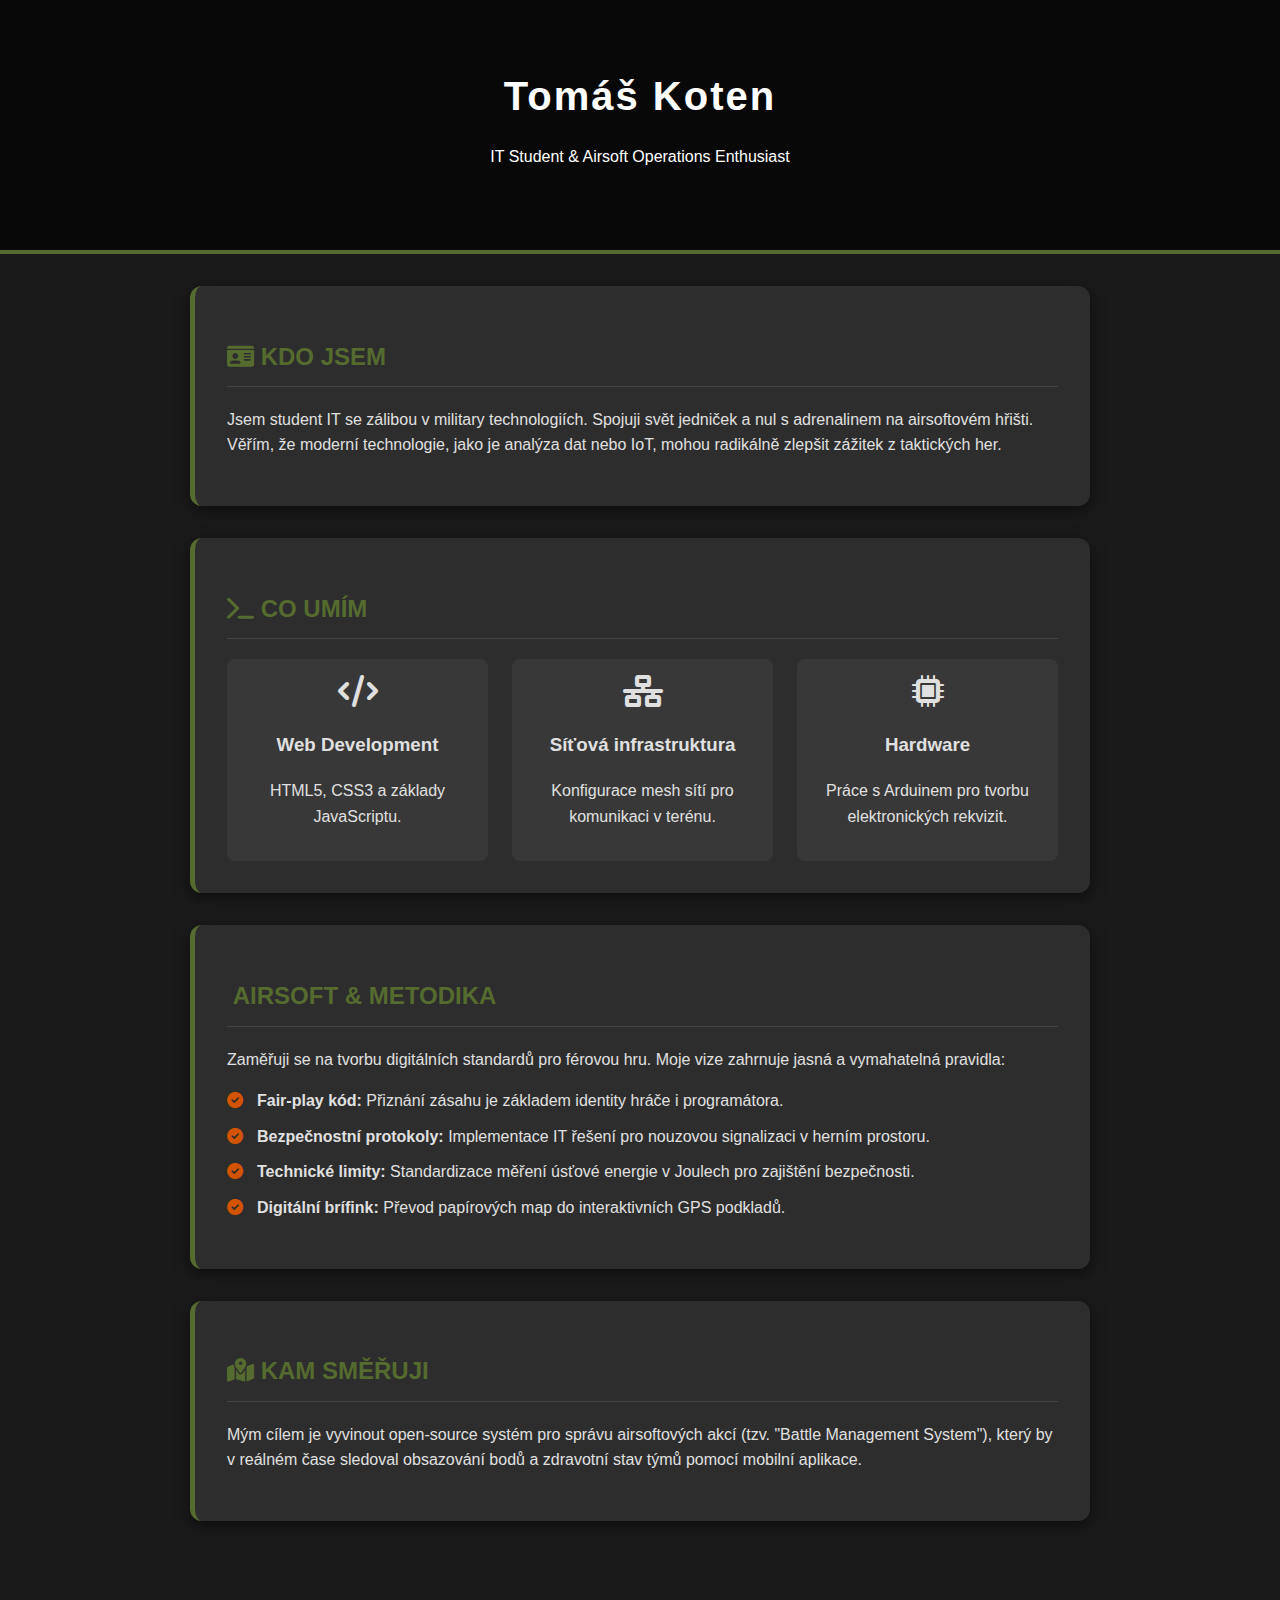
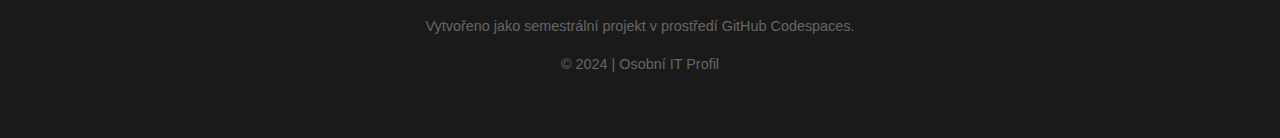
<file: index.html>
<!DOCTYPE html>
<html lang="cs">
<head>
    <meta charset="UTF-8">
    <meta name="viewport" content="width=device-width, initial-scale=1.0">
    <title>Osobní IT Profil | Airsoft & Tech</title>
    <link rel="stylesheet" href="https://cdnjs.cloudflare.com/ajax/libs/font-awesome/6.0.0/css/all.min.css">
    <style>
        /* Moderní "military-tech" design */
        :root {
            --primary-color: #556b2f; /* Dark Olive Green */
            --accent-color: #d35400;  /* Oranžová pro zvýraznění */
            --bg-color: #1a1a1a;      /* Tmavé pozadí */
            --card-bg: #2d2d2d;       /* Barva sekcí */
            --text-color: #e0e0e0;
        }

        body {
            font-family: 'Segoe UI', Roboto, Helvetica, Arial, sans-serif;
            line-height: 1.6;
            margin: 0;
            color: var(--text-color);
            background-color: var(--bg-color);
        }

        header {
            background: linear-gradient(rgba(0,0,0,0.7), rgba(0,0,0,0.7)), url('https://images.unsplash.com/photo-1590502160462-099660383023?q=80&w=1000&auto=format&fit=crop');
            background-size: cover;
            background-position: center;
            color: white;
            padding: 4rem 1rem;
            text-align: center;
            border-bottom: 4px solid var(--primary-color);
        }

        .container {
            max-width: 900px;
            margin: 2rem auto;
            padding: 0 1rem;
        }

        section {
            background: var(--card-bg);
            margin-bottom: 2rem;
            padding: 2rem;
            border-radius: 12px;
            box-shadow: 0 4px 15px rgba(0,0,0,0.5);
            border-left: 5px solid var(--primary-color);
        }

        h1 { margin: 0; font-size: 2.5rem; letter-spacing: 2px; }
        h2 { color: var(--primary-color); text-transform: uppercase; border-bottom: 1px solid #444; padding-bottom: 10px; }
        
        .grid {
            display: grid;
            grid-template-columns: repeat(auto-fit, minmax(200px, 1fr));
            gap: 1.5rem;
            margin-top: 1rem;
        }

        .card {
            background: #383838;
            padding: 1rem;
            border-radius: 8px;
            text-align: center;
            transition: transform 0.3s;
        }

        .card:hover { transform: translateY(-5px); border: 1px solid var(--accent-color); }

        .rules-list {
            list-style: none;
            padding: 0;
        }

        .rules-list li {
            margin-bottom: 10px;
            padding-left: 30px;
            position: relative;
        }

        .rules-list li::before {
            content: "\f058"; /* FontAwesome check icon */
            font-family: "Font Awesome 5 Free";
            font-weight: 900;
            position: absolute;
            left: 0;
            color: var(--accent-color);
        }

        footer {
            text-align: center;
            padding: 3rem;
            color: #666;
            font-size: 0.9rem;
        }

        .btn {
            display: inline-block;
            background: var(--primary-color);
            color: white;
            padding: 10px 20px;
            text-decoration: none;
            border-radius: 5px;
            margin-top: 10px;
        }
    </style>
</head>
<body>

<header>
    <h1>Tomáš Koten</h1>
    <p>IT Student & Airsoft Operations Enthusiast</p>
</header>

<div class="container">
    
    <section id="about">
        <h2><i class="fas fa-id-card"></i> Kdo jsem</h2>
        <p>Jsem student IT se zálibou v military technologiích. Spojuji svět jedniček a nul s adrenalinem na airsoftovém hřišti. Věřím, že moderní technologie, jako je analýza dat nebo IoT, mohou radikálně zlepšit zážitek z taktických her.</p>
    </section>

    <section id="skills">
        <h2><i class="fas fa-terminal"></i> Co umím</h2>
        <div class="grid">
            <div class="card">
                <i class="fas fa-code fa-2x"></i>
                <h3>Web Development</h3>
                <p>HTML5, CSS3 a základy JavaScriptu.</p>
            </div>
            <div class="card">
                <i class="fas fa-network-wired fa-2x"></i>
                <h3>Síťová infrastruktura</h3>
                <p>Konfigurace mesh sítí pro komunikaci v terénu.</p>
            </div>
            <div class="card">
                <i class="fas fa-microchip fa-2x"></i>
                <h3>Hardware</h3>
                <p>Práce s Arduinem pro tvorbu elektronických rekvizit.</p>
            </div>
        </div>
    </section>

    <section id="airsoft">
        <h2><i class="fas fa-shield-halved"></i> Airsoft & Metodika</h2>
        <p>Zaměřuji se na tvorbu digitálních standardů pro férovou hru. Moje vize zahrnuje jasná a vymahatelná pravidla:</p>
        <ul class="rules-list">
            <li><strong>Fair-play kód:</strong> Přiznání zásahu je základem identity hráče i programátora.</li>
            <li><strong>Bezpečnostní protokoly:</strong> Implementace IT řešení pro nouzovou signalizaci v herním prostoru.</li>
            <li><strong>Technické limity:</strong> Standardizace měření úsťové energie v Joulech pro zajištění bezpečnosti.</li>
            <li><strong>Digitální brífink:</strong> Převod papírových map do interaktivních GPS podkladů.</li>
        </ul>
    </section>

    <section id="goals">
        <h2><i class="fas fa-map-location-dot"></i> Kam směřuji</h2>
        <p>Mým cílem je vyvinout open-source systém pro správu airsoftových akcí (tzv. "Battle Management System"), který by v reálném čase sledoval obsazování bodů a zdravotní stav týmů pomocí mobilní aplikace.</p>
    </section>

</div>

<footer>
    <p>Vytvořeno jako semestrální projekt v prostředí GitHub Codespaces.</p>
    <p>&copy; 2024 | Osobní IT Profil</p>
</footer>

</body>

</html>
</file>
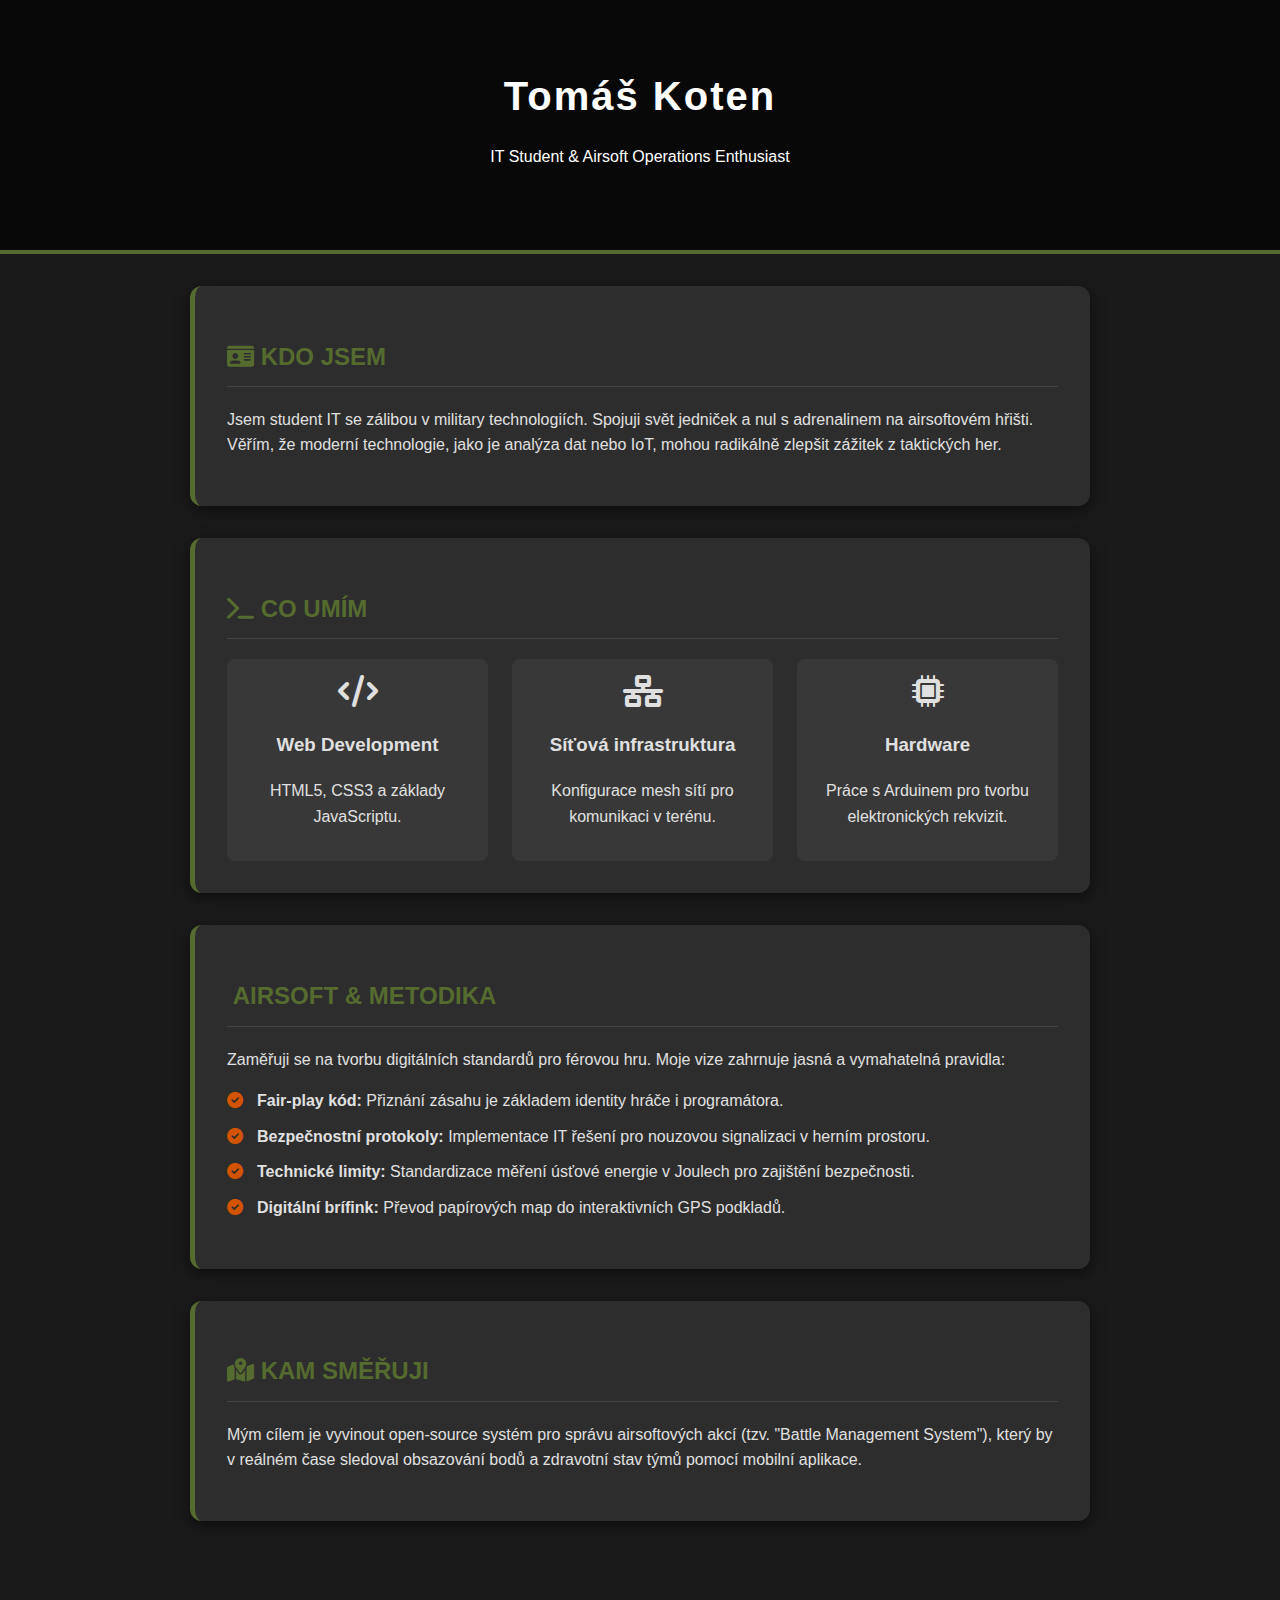
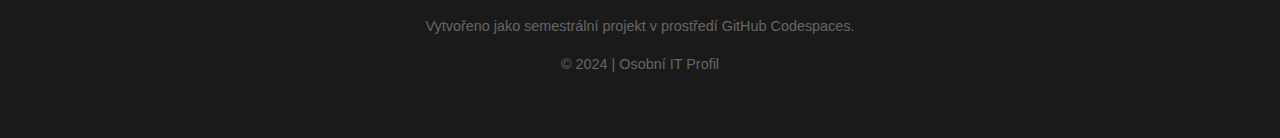
<file: web military.html>
<!DOCTYPE html>
<html lang="cs">
<head>
    <meta charset="UTF-8">
    <meta name="viewport" content="width=device-width, initial-scale=1.0">
    <title>Osobní IT Profil | Airsoft & Tech</title>
    <link rel="stylesheet" href="https://cdnjs.cloudflare.com/ajax/libs/font-awesome/6.0.0/css/all.min.css">
    <style>
        /* Moderní "military-tech" design */
        :root {
            --primary-color: #556b2f; /* Dark Olive Green */
            --accent-color: #d35400;  /* Oranžová pro zvýraznění */
            --bg-color: #1a1a1a;      /* Tmavé pozadí */
            --card-bg: #2d2d2d;       /* Barva sekcí */
            --text-color: #e0e0e0;
        }

        body {
            font-family: 'Segoe UI', Roboto, Helvetica, Arial, sans-serif;
            line-height: 1.6;
            margin: 0;
            color: var(--text-color);
            background-color: var(--bg-color);
        }

        header {
            background: linear-gradient(rgba(0,0,0,0.7), rgba(0,0,0,0.7)), url('https://images.unsplash.com/photo-1590502160462-099660383023?q=80&w=1000&auto=format&fit=crop');
            background-size: cover;
            background-position: center;
            color: white;
            padding: 4rem 1rem;
            text-align: center;
            border-bottom: 4px solid var(--primary-color);
        }

        .container {
            max-width: 900px;
            margin: 2rem auto;
            padding: 0 1rem;
        }

        section {
            background: var(--card-bg);
            margin-bottom: 2rem;
            padding: 2rem;
            border-radius: 12px;
            box-shadow: 0 4px 15px rgba(0,0,0,0.5);
            border-left: 5px solid var(--primary-color);
        }

        h1 { margin: 0; font-size: 2.5rem; letter-spacing: 2px; }
        h2 { color: var(--primary-color); text-transform: uppercase; border-bottom: 1px solid #444; padding-bottom: 10px; }
        
        .grid {
            display: grid;
            grid-template-columns: repeat(auto-fit, minmax(200px, 1fr));
            gap: 1.5rem;
            margin-top: 1rem;
        }

        .card {
            background: #383838;
            padding: 1rem;
            border-radius: 8px;
            text-align: center;
            transition: transform 0.3s;
        }

        .card:hover { transform: translateY(-5px); border: 1px solid var(--accent-color); }

        .rules-list {
            list-style: none;
            padding: 0;
        }

        .rules-list li {
            margin-bottom: 10px;
            padding-left: 30px;
            position: relative;
        }

        .rules-list li::before {
            content: "\f058"; /* FontAwesome check icon */
            font-family: "Font Awesome 5 Free";
            font-weight: 900;
            position: absolute;
            left: 0;
            color: var(--accent-color);
        }

        footer {
            text-align: center;
            padding: 3rem;
            color: #666;
            font-size: 0.9rem;
        }

        .btn {
            display: inline-block;
            background: var(--primary-color);
            color: white;
            padding: 10px 20px;
            text-decoration: none;
            border-radius: 5px;
            margin-top: 10px;
        }
    </style>
</head>
<body>

<header>
    <h1>Tomáš Koten</h1>
    <p>IT Student & Airsoft Operations Enthusiast</p>
</header>

<div class="container">
    
    <section id="about">
        <h2><i class="fas fa-id-card"></i> Kdo jsem</h2>
        <p>Jsem student IT se zálibou v military technologiích. Spojuji svět jedniček a nul s adrenalinem na airsoftovém hřišti. Věřím, že moderní technologie, jako je analýza dat nebo IoT, mohou radikálně zlepšit zážitek z taktických her.</p>
    </section>

    <section id="skills">
        <h2><i class="fas fa-terminal"></i> Co umím</h2>
        <div class="grid">
            <div class="card">
                <i class="fas fa-code fa-2x"></i>
                <h3>Web Development</h3>
                <p>HTML5, CSS3 a základy JavaScriptu.</p>
            </div>
            <div class="card">
                <i class="fas fa-network-wired fa-2x"></i>
                <h3>Síťová infrastruktura</h3>
                <p>Konfigurace mesh sítí pro komunikaci v terénu.</p>
            </div>
            <div class="card">
                <i class="fas fa-microchip fa-2x"></i>
                <h3>Hardware</h3>
                <p>Práce s Arduinem pro tvorbu elektronických rekvizit.</p>
            </div>
        </div>
    </section>

    <section id="airsoft">
        <h2><i class="fas fa-shield-halved"></i> Airsoft & Metodika</h2>
        <p>Zaměřuji se na tvorbu digitálních standardů pro férovou hru. Moje vize zahrnuje jasná a vymahatelná pravidla:</p>
        <ul class="rules-list">
            <li><strong>Fair-play kód:</strong> Přiznání zásahu je základem identity hráče i programátora.</li>
            <li><strong>Bezpečnostní protokoly:</strong> Implementace IT řešení pro nouzovou signalizaci v herním prostoru.</li>
            <li><strong>Technické limity:</strong> Standardizace měření úsťové energie v Joulech pro zajištění bezpečnosti.</li>
            <li><strong>Digitální brífink:</strong> Převod papírových map do interaktivních GPS podkladů.</li>
        </ul>
    </section>

    <section id="goals">
        <h2><i class="fas fa-map-location-dot"></i> Kam směřuji</h2>
        <p>Mým cílem je vyvinout open-source systém pro správu airsoftových akcí (tzv. "Battle Management System"), který by v reálném čase sledoval obsazování bodů a zdravotní stav týmů pomocí mobilní aplikace.</p>
    </section>

</div>

<footer>
    <p>Vytvořeno jako semestrální projekt v prostředí GitHub Codespaces.</p>
    <p>&copy; 2024 | Osobní IT Profil</p>
</footer>

</body>
</html>
</file>
